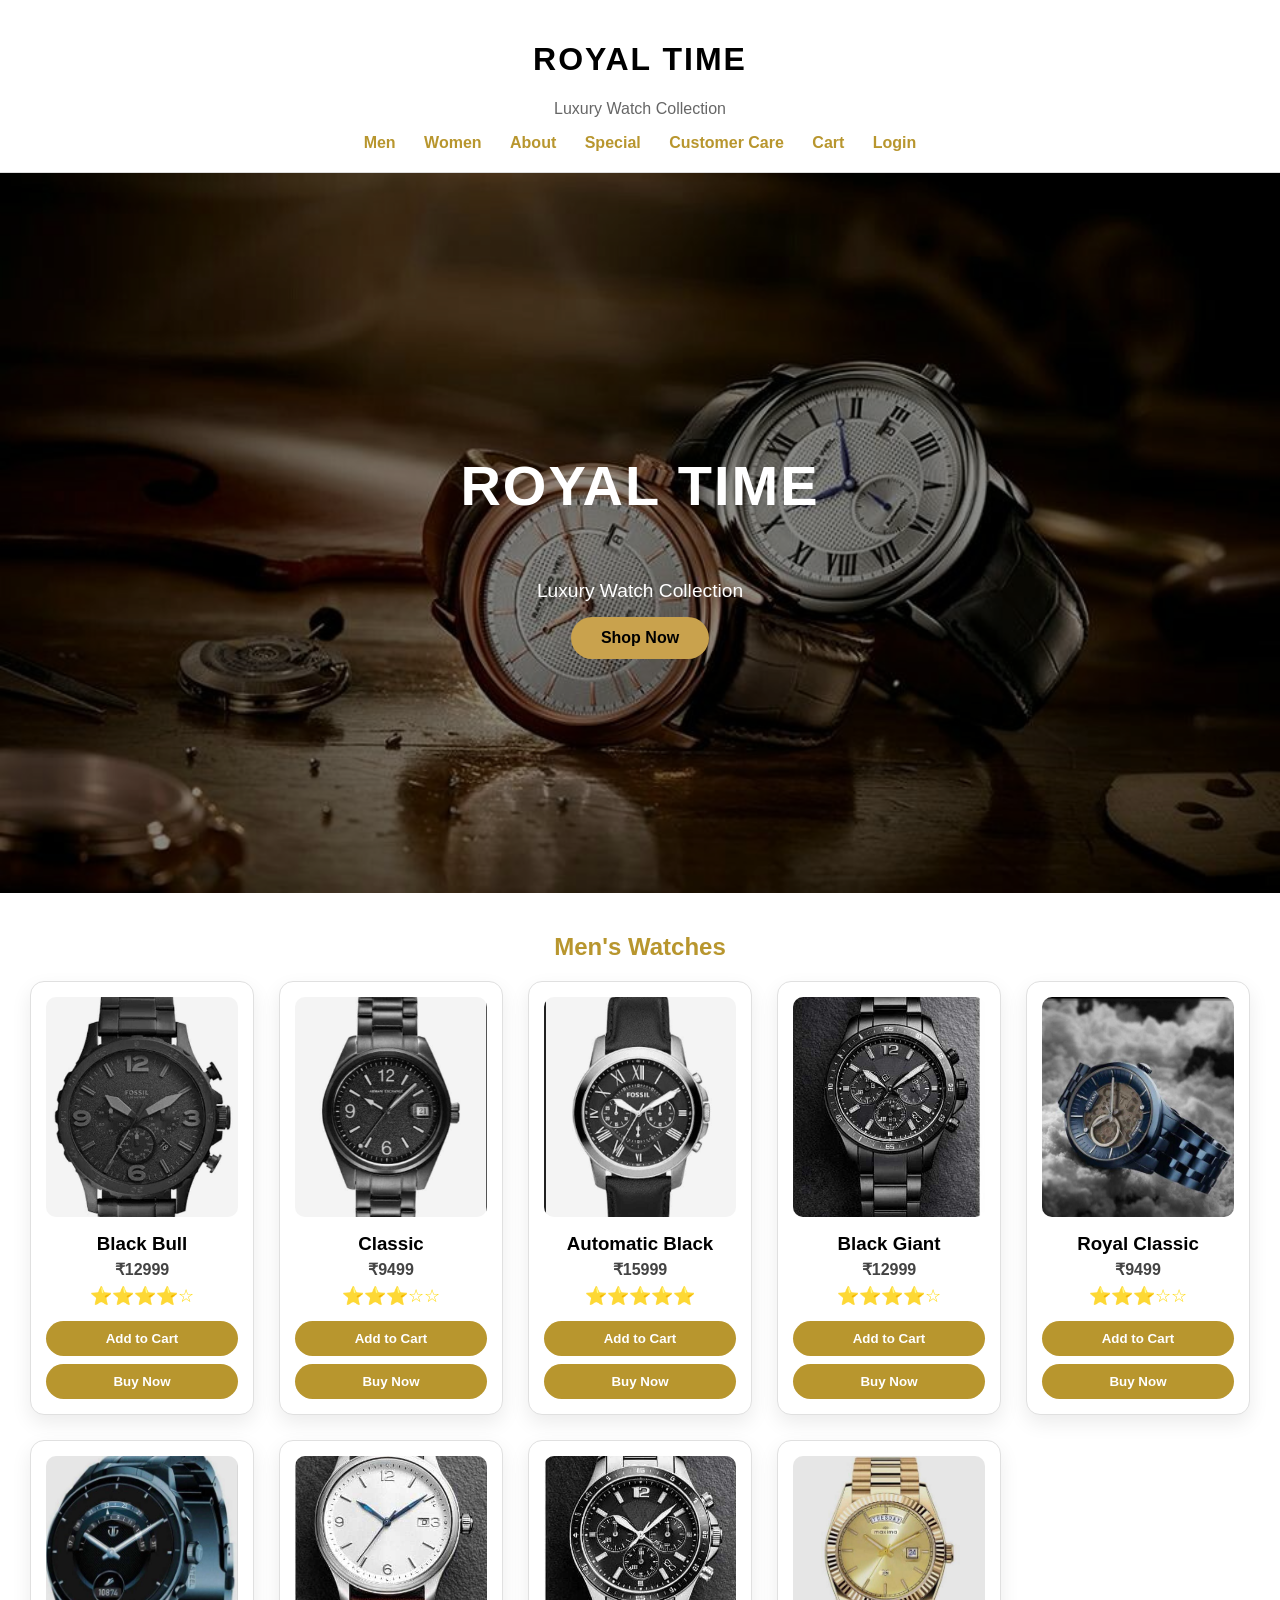
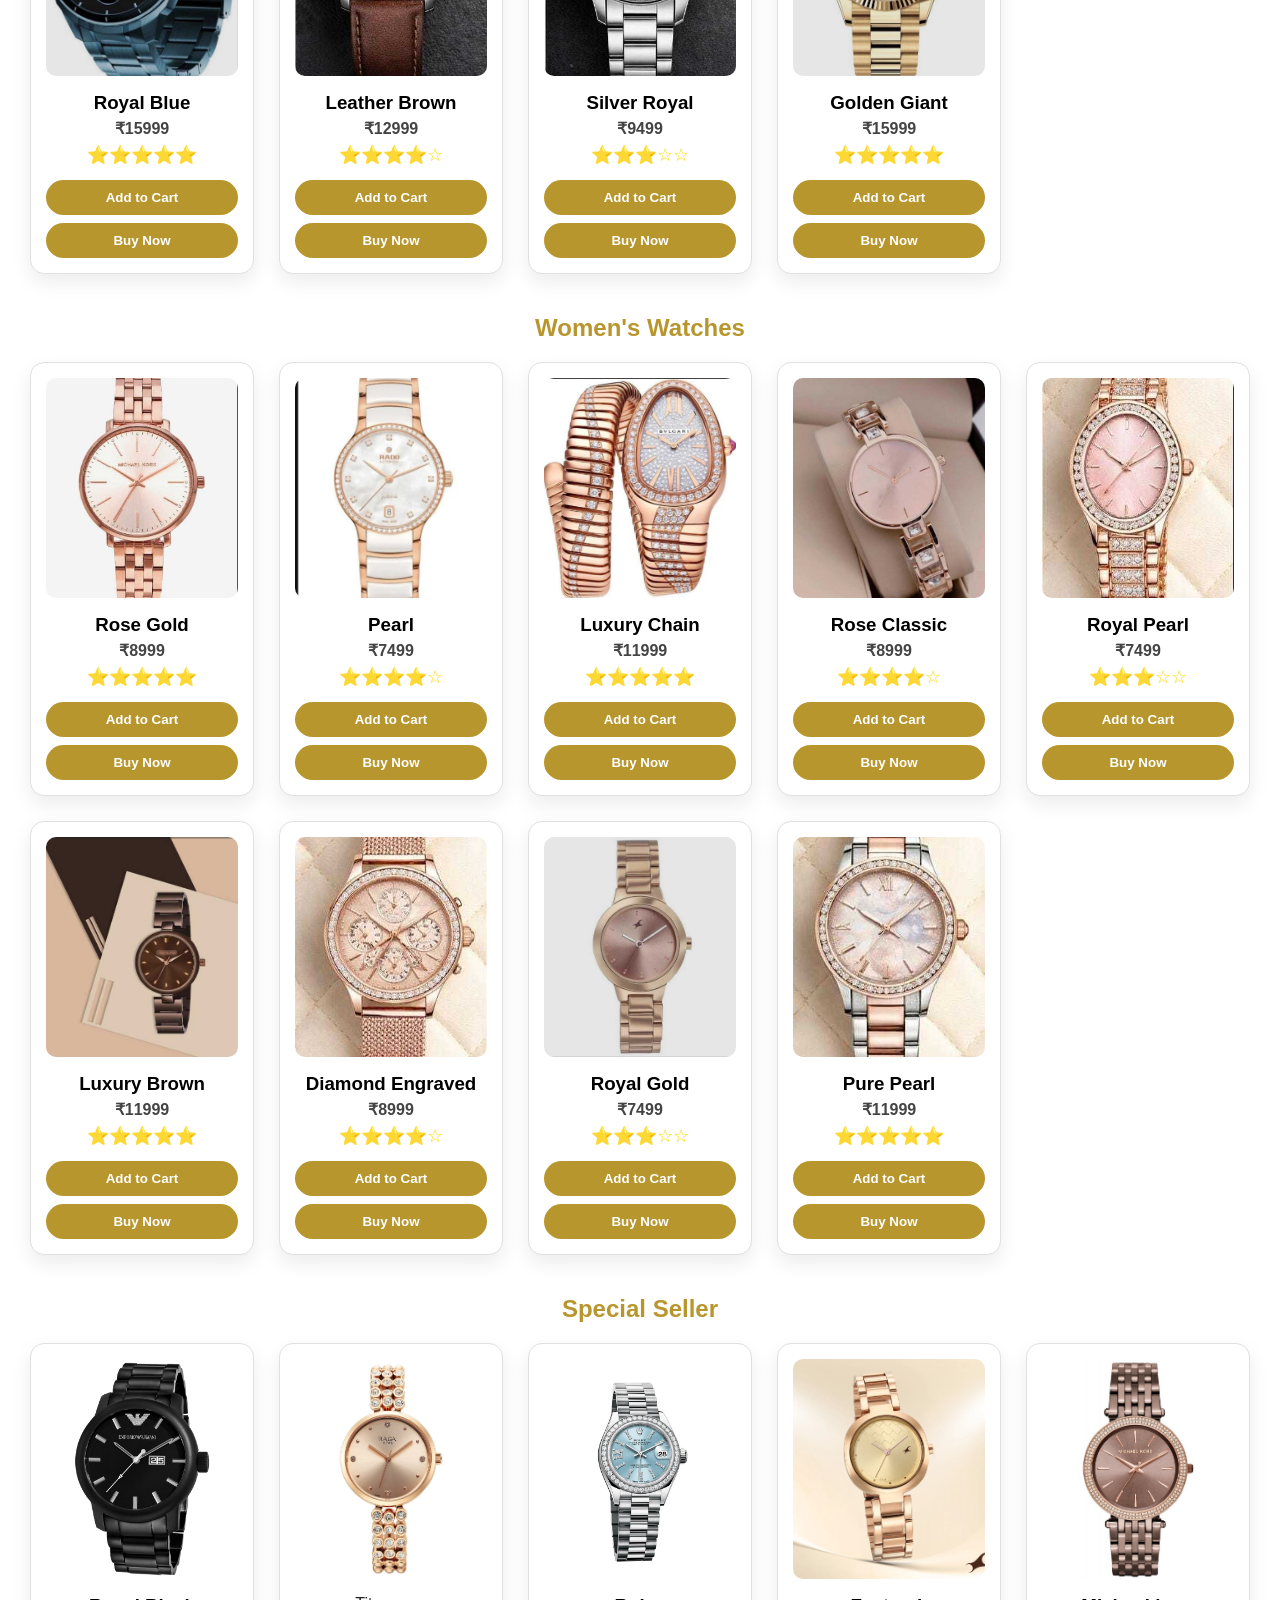
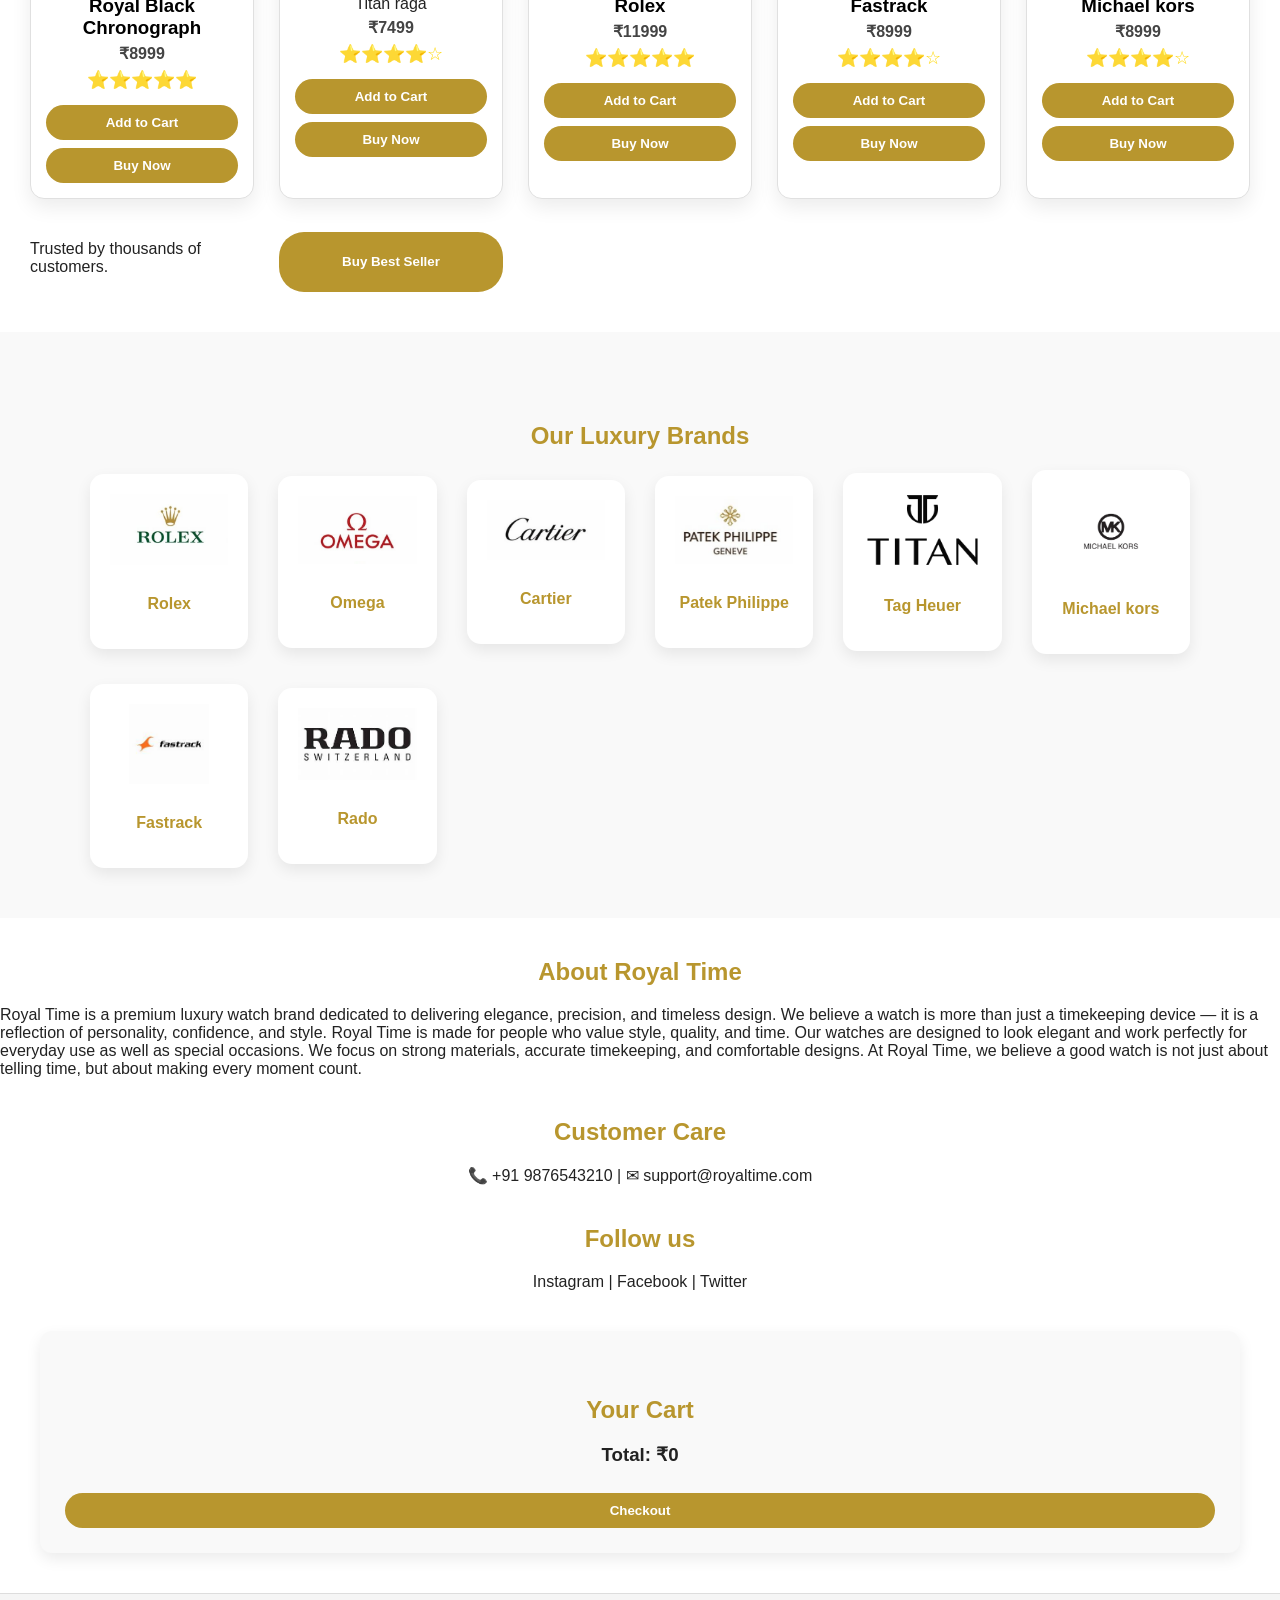
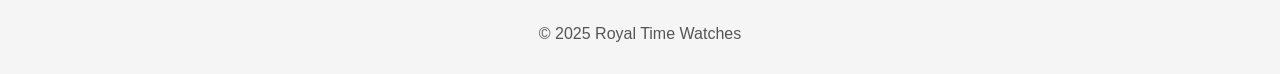
<file: index.html>
<!DOCTYPE html>
<html lang="en">
<head>
<meta charset="UTF-8">
<title>Royal Time Watches</title>
<link rel="stylesheet" href="style.css">
</head>
<body>

<header>
  <h1>ROYAL TIME</h1>
  <p>Luxury Watch Collection</p>
  <nav>
    <a href="#men">Men</a>
    <a href="#women">Women</a>
    <a href="#about">About</a>
    <a href="#special">Special</a>
    <a href="#care">Customer Care</a>
    <a href="#cart">Cart</a>
    <a href="login.html">Login</a>
  </nav>
</header>

<!-- HERO SLIDER -->
<section class="hero-slider">
  <div class="slide active" style="background-image: url('./images/hero1.jpg.jpg');"></div>
  <div class="slide" style="background-image: url('./images/hero11.jpg.jpg');"></div>
  <div class="slide" style="background-image: url('./images/hero3.jpg.jpg');"></div>
  <div class="slide" style="background-image: url('./images/hero4.jpg.jpg');"></div>
  <div class="slide" style="background-image: url('./images/hero5.jpg.jpg');"></div>
  <div class="hero-overlay"></div>

  <div class="hero-content">
    <h1>ROYAL TIME</h1>
    <p>Luxury Watch Collection</p>
    <a href="#men" class="hero-btn">Shop Now</a>
  </div>
</section>

<!-- MEN -->
<section id="men">
<h2>Men's Watches</h2>
<div class="products">

<div class="card"><img src="images/men1.jpg"><h3>Black Bull</h3><p>₹12999</p><div class="rating">⭐⭐⭐⭐☆</div><button onclick="addToCart('Black Bull',12999)">Add to Cart</button><button onclick="buyNow('Black Bull',12999)">Buy Now</button></div>
<div class="card"><img src="images/men2.jpg"><h3>Classic</h3><p>₹9499</p><div class="rating">⭐⭐⭐☆☆</div><button onclick="addToCart('Classic',9499)">Add to Cart</button><button onclick="buyNow('Classic',9499)">Buy Now</button></div>
<div class="card"><img src="images/men3.jpg"><h3>Automatic Black</h3><p>₹15999</p><div class="rating">⭐⭐⭐⭐⭐</div><button onclick="addToCart('Automatic Black',15999)">Add to Cart</button><button onclick="buyNow('Automatic Black',15999)">Buy Now</button></div>
<div class="card"><img src="images/men4.jpg"><h3>Black Giant</h3><p>₹12999</p><div class="rating">⭐⭐⭐⭐☆</div><button onclick="addToCart('Black Giant',12999)">Add to Cart</button><button onclick="buyNow('Black Giant',12999)">Buy Now</button></div>
<div class="card"><img src="images/men5.jpg"><h3>Royal Classic</h3><p>₹9499</p><div class="rating">⭐⭐⭐☆☆</div><button onclick="addToCart('Royal Classic',9499)">Add to Cart</button><button onclick="buyNow('Royal Classic',9499)">Buy Now</button></div>
<div class="card"><img src="images/men6.jpg"><h3>Royal Blue</h3><p>₹15999</p><div class="rating">⭐⭐⭐⭐⭐</div><button onclick="addToCart('Royal Blue',15999)">Add to Cart</button><button onclick="buyNow('Royal Blue',15999)">Buy Now</button></div>
<div class="card"><img src="images/men7.jpg"><h3>Leather Brown</h3><p>₹12999</p><div class="rating">⭐⭐⭐⭐☆</div><button onclick="addToCart('Leather Brown',12999)">Add to Cart</button><button onclick="buyNow('Leather Brown',12999)">Buy Now</button></div>
<div class="card"><img src="images/men8.jpg"><h3>Silver Royal</h3><p>₹9499</p><div class="rating">⭐⭐⭐☆☆</div><button onclick="addToCart('Silver Royal',9499)">Add to Cart</button><button onclick="buyNow('Silver Royal',9499)">Buy Now</button></div>
<div class="card"><img src="images/men9.jpg"><h3>Golden Giant</h3><p>₹15999</p><div class="rating">⭐⭐⭐⭐⭐</div><button onclick="addToCart('Golden Giant',15999)">Add to Cart</button><button onclick="buyNow('Golden Giant',15999)">Buy Now</button></div>

</div>
</section>

<!-- WOMEN -->
<section id="women">
<h2>Women's Watches</h2>
<div class="products">

<div class="card"><img src="images/women1.jpg"><h3>Rose Gold</h3><p>₹8999</p><div class="rating">⭐⭐⭐⭐⭐</div><button onclick="addToCart('Rose Gold',8999)">Add to Cart</button><button onclick="buyNow('Rose Gold',8999)">Buy Now</button></div>
<div class="card"><img src="images/women2.jpg"><h3>Pearl</h3><p>₹7499</p><div class="rating">⭐⭐⭐⭐☆</div><button onclick="addToCart('Pearl',7499)">Add to Cart</button><button onclick="buyNow('Pearl',7499)">Buy Now</button></div>
<div class="card"><img src="images/women3.jpg"><h3>Luxury Chain</h3><p>₹11999</p><div class="rating">⭐⭐⭐⭐⭐</div><button onclick="addToCart('Luxury Chain',11999)">Add to Cart</button><button onclick="buyNow('Luxury Chain',11999)">Buy Now</button></div>
<div class="card"><img src="images/women4.jpg"><h3>Rose Classic</h3><p>₹8999</p><div class="rating">⭐⭐⭐⭐☆</div><button onclick="addToCart('Rose Classic',8999)">Add to Cart</button><button onclick="buyNow('Rose Classic',8999)">Buy Now</button></div>
<div class="card"><img src="images/women5.jpg"><h3>Royal Pearl</h3><p>₹7499</p><div class="rating">⭐⭐⭐☆☆</div><button onclick="addToCart('Royal Pearl',7499)">Add to Cart</button><button onclick="buyNow('Royal Pearl',7499)">Buy Now</button></div>
<div class="card"><img src="images/women6.jpg"><h3>Luxury Brown</h3><p>₹11999</p><div class="rating">⭐⭐⭐⭐⭐</div><button onclick="addToCart('Luxury Brown',11999)">Add to Cart</button><button onclick="buyNow('Luxury Brown',11999)">Buy Now</button></div>
<div class="card"><img src="images/women7.jpg"><h3>Diamond Engraved</h3><p>₹8999</p><div class="rating">⭐⭐⭐⭐☆</div><button onclick="addToCart('Diamond Engraved',8999)">Add to Cart</button><button onclick="buyNow('Diamond Engraved',8999)">Buy Now</button></div>
<div class="card"><img src="images/women8.jpg"><h3>Royal Gold</h3><p>₹7499</p><div class="rating">⭐⭐⭐☆☆</div><button onclick="addToCart('Royal Gold',7499)">Add to Cart</button><button onclick="buyNow('Royal Gold',7499)">Buy Now</button></div>
<div class="card"><img src="images/women9.jpg"><h3>Pure Pearl</h3><p>₹11999</p><div class="rating">⭐⭐⭐⭐⭐</div><button onclick="addToCart('Pure Pearl',11999)">Add to Cart</button><button onclick="buyNow('Pure Pearl',11999)">Buy Now</button></div>

</div>
</section>

<!-- SPECIAL -->
<section id="special">
  <h2>Special Seller</h2>
  <div class="special-box">
<div class="card"><img src="images/ss1.jpg"><h3>Royal Black Chronograph</h3><p>₹8999</p><div class="rating">⭐⭐⭐⭐⭐</div><button onclick="addToCart('Royal Black Chronograph',8999)">Add to Cart</button><button onclick="buyNow('Royal Black Chronograph',8999)">Buy Now</button></div>
<div class="card"><img src="images/ss2.jpg"><h3></h3>Titan raga<p>₹7499</p><div class="rating">⭐⭐⭐⭐☆</div><button onclick="addToCart('Titan raga',7499)">Add to Cart</button><button onclick="buyNow('Titan raga',7499)">Buy Now</button></div>
<div class="card"><img src="images/ss3.jpg"><h3>Rolex</h3><p>₹11999</p><div class="rating">⭐⭐⭐⭐⭐</div><button onclick="addToCart('Rolex',11999)">Add to Cart</button><button onclick="buyNow('Rolex',11999)">Buy Now</button></div>
<div class="card"><img src="images/ss4.jpg"><h3>Fastrack</h3><p>₹8999</p><div class="rating">⭐⭐⭐⭐☆</div><button onclick="addToCart('Fastrack',8999)">Add to Cart</button><button onclick="buyNow('Fastrack',8999)">Buy Now</button></div>
<div class="card"><img src="images/ss5.jpg"><h3>Michael kors</h3><p>₹8999</p><div class="rating">⭐⭐⭐⭐☆</div><button onclick="addToCart('Michael kors',8999)">Add to Cart</button><button onclick="buyNow('Michael kors',8999)">Buy Now</button></div>
    <p>Trusted by thousands of customers.</p>
    <button onclick="buyNow('Royal Black Chronograph', 15999)">Buy Best Seller</button>
  </div>
</section>

<!-- BRANDS SECTION -->
<section id="brands">
  <h2>Our Luxury Brands</h2>

  <div class="brands-container">
    <div class="brand-card">
      <img src="images/brand1.png" alt="Rolex">
      <p>Rolex</p>
    </div>

    <div class="brand-card">
      <img src="images/brand2.png" alt="Omega">
      <p>Omega</p>
    </div>

    <div class="brand-card">
      <img src="images/brand3.png" alt="Cartier">
      <p>Cartier</p>
    </div>

    <div class="brand-card">
      <img src="images/brand4.png" alt="Patek Philippe">
      <p>Patek Philippe</p>
    </div>

    
    <div class="brand-card">
      <img src="images/brand6.png" alt="Titan">
      <p>Tag Heuer</p>
    </div>

    <div class="brand-card">
      <img src="images/brand7.png" alt="Michael kors">
      <p>Michael kors</p>
    </div>

    <div class="brand-card">
      <img src="images/brand8.png" alt="Fastrack">
      <p>Fastrack</p>
    </div>

    <div class="brand-card">
      <img src="images/brand9.png" alt="Rado">
      <p>Rado</p>
    </div>

    
  </div>
</section>

</div>
</section>

<!-- ABOUT -->
<section id="about">
  <h2>About Royal Time</h2>
  <p>
    Royal Time is a premium luxury watch brand dedicated to delivering elegance,
    precision, and timeless design. We believe a watch is more than just a
    timekeeping device — it is a reflection of personality, confidence, and style.
    Royal Time is made for people who value style, quality, and time.
     Our watches are designed to look elegant and work perfectly for everyday use as well as special occasions.
      We focus on strong materials, accurate timekeeping, and comfortable designs. At Royal Time, we believe a good watch is not just about telling time,
       but about making every moment count.
  </p>
</section>



<!-- CARE -->
<section id="care">
<h2>Customer Care</h2>
<p class="center">📞 +91 9876543210 | ✉ support@royaltime.com</p>
</section>

<!--follow us-->
<section id="follow us">
<h2>Follow us</h2>
<p class="center">Instagram | Facebook | Twitter</p>
</section>

<!-- CART -->
<section id="cart">
<h2>Your Cart</h2>
<ul id="cartItems"></ul>
<h3>Total: ₹<span id="total">0</span></h3>
<button onclick="openForm()">Checkout</button>
</section>

<!-- CHECKOUT MODAL -->
<div id="orderForm" class="form-popup">
  <div class="form-container">
    <h2>Checkout</h2>
    <input id="fullName" placeholder="Full Name" required>
    <input id="mobile" placeholder="Mobile Number" required>
    <textarea id="address" placeholder="Address" rows="3"></textarea>
    <button type="button" onclick="placeOrder()">Pay & Place Order</button>
    <button type="button" class="btn cancel" onclick="closeForm()">Cancel</button>
  </div>
</div>

<footer>
<p>© 2025 Royal Time Watches</p>
</footer>

<!-- HERO SLIDER SCRIPT -->
<script>
let slides = document.querySelectorAll(".slide");
let index = 0;
setInterval(() => {
  slides[index].classList.remove("active");
  index = (index + 1) % slides.length;
  slides[index].classList.add("active");
}, 4000);
</script>

<!-- CUSTOM SCRIPT -->
<script src="script.js"></script>
</body>
</html>
</file>
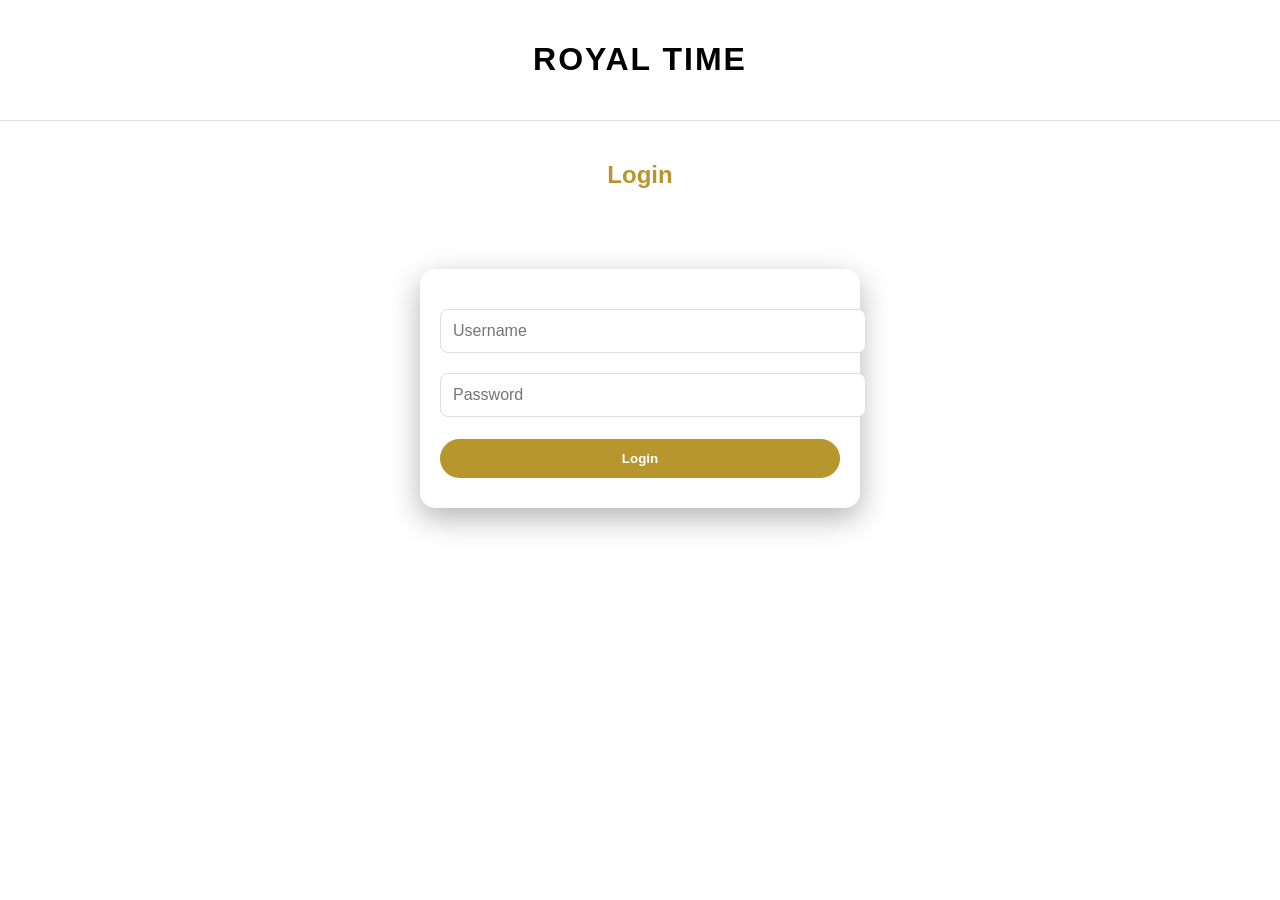
<file: login.html>
<!DOCTYPE html>
<html>
<head>
  <title>Login</title>
  <link rel="stylesheet" href="style.css">
</head>
<body>

<header>
<h1>ROYAL TIME</h1>
</header>

<section>
<h2>Login</h2>
<div class="form-container">
<input id="username" placeholder="Username" required>
<input id="password" type="password" placeholder="Password" required>
<button onclick="login()">Login</button>
</div>
</section>

<script src="script.js"></script>
</body>
</html>
</file>
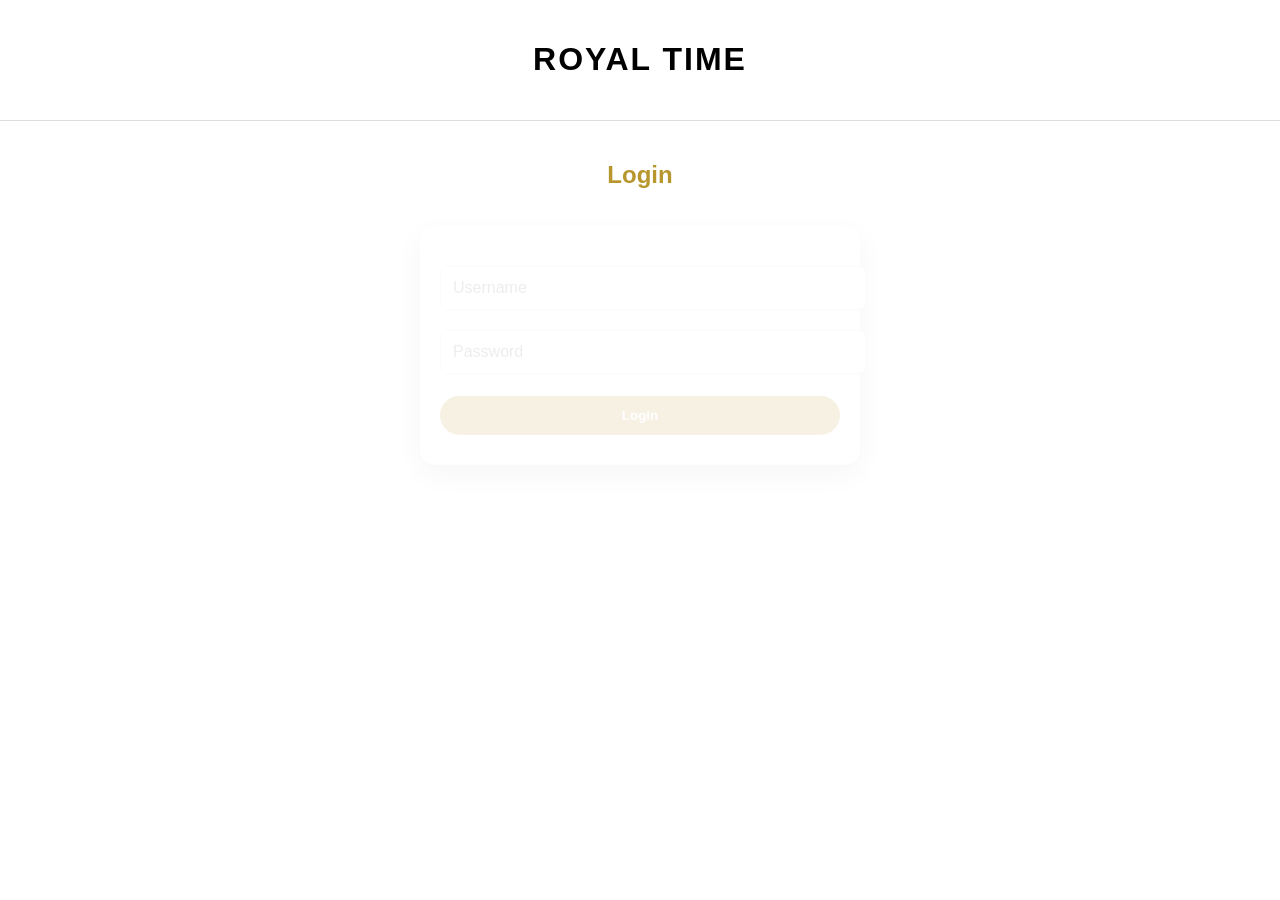
<file: orders.html>
<!DOCTYPE html>
<html>
<head>
  <title>My Orders</title>
  <link rel="stylesheet" href="style.css">
</head>
<body onload="loadOrders()">

<header>
<h1>ROYAL TIME</h1>
<nav>
  <a href="index.html">Home</a>
  <a href="#" onclick="logout()">Logout</a>
</nav>
</header>

<section>
<h2>My Orders</h2>
<div id="ordersList"></div>
</section>

<script src="script.js"></script>
</body>
</html>
</file>
<file: style.css>
body {
  margin: 0;
  font-family: Arial, sans-serif;
  background: #ffffff;
  color: #222;
}

/* ---------- HEADER ---------- */
header {
  background: #ffffff;
  padding: 20px;
  text-align: center;
  border-bottom: 1px solid #ddd;
}

header h1 {
  color: #000;
  letter-spacing: 2px;
}

header p {
  color: #666;
}

nav a {
  color: #b8962e;
  margin: 0 12px;
  text-decoration: none;
  font-weight: bold;
}

/* ---------- HEADINGS ---------- */
h2 {
  text-align: center;
  margin: 40px 0 20px;
  color: #b8962e;
}

/* ---------- HERO BUTTON ---------- */
.hero-btn {
  background: #b8962e;
  color: white;
  padding: 12px 30px;
  text-decoration: none;
  font-weight: bold;
  border-radius: 30px;
  transition: 0.3s;
}

.hero-btn:hover {
  background: #a07c1f;
}

/* ---------- PRODUCT GRID ---------- */
.products {
  display: grid;
  grid-template-columns: repeat(auto-fit, minmax(220px, 1fr));
  gap: 25px;
  margin-bottom: 40px;
  padding: 0 30px;
}

.card {
  background: #ffffff;
  padding: 15px;
  border-radius: 14px;
  text-align: center;
  border: 1px solid #e0e0e0;
  box-shadow: 0 8px 20px rgba(0,0,0,0.08);
  transition: transform 0.3s;
}

.card:hover {
  transform: translateY(-6px);
}

.card img {
  width: 100%;
  height: 220px;
  object-fit: cover;
  border-radius: 10px;
}

.card h3 {
  margin: 12px 0 5px;
  color: #000;
}

.card p {
  font-weight: bold;
  margin: 5px 0;
  color: #444;
}

/* ---------- RATING ---------- */
.rating {
  margin: 6px 0;
  font-size: 18px;
  color: #ffd700;
}

/* ---------- BUTTONS ---------- */
button {
  background: #b8962e;
  color: white;
  border: none;
  padding: 10px;
  width: 100%;
  margin-top: 8px;
  font-weight: bold;
  cursor: pointer;
  border-radius: 25px;
}

button:hover {
  background: #a07c1f;
}

/* ---------- CART ---------- */
#cart {
  background: #f9f9f9;
  margin: 40px;
  padding: 25px;
  border-radius: 12px;
  text-align: center;
  box-shadow: 0 6px 15px rgba(0,0,0,0.08);
}

/* ---------- POPUP FORM / MODAL ---------- */
.form-popup {
  display: none; /* Hidden by default */
  position: fixed;
  top: 0;
  left: 0;
  width: 100%;
  height: 100%;
  background: rgba(0,0,0,0.6); /* Dark semi-transparent background */
  z-index: 1000;
  overflow-y: auto; /* Allow scrolling if screen is small */
}

.form-container {
  background: #fff;
  color: #222;
  margin: 80px auto;
  padding: 30px 20px;
  width: 90%;
  max-width: 400px;
  border-radius: 15px;
  box-shadow: 0 10px 30px rgba(0,0,0,0.3);
  position: relative;
  animation: slideDown 0.4s ease;
}

.form-container input,
.form-container textarea {
  width: 100%;
  margin: 10px 0;
  padding: 12px;
  border: 1px solid #ddd;
  border-radius: 8px;
  font-size: 16px;
}

.form-container button {
  margin-top: 12px;
  padding: 12px;
  width: 100%;
  border-radius: 25px;
  font-weight: bold;
  cursor: pointer;
}

.form-container button.btn.cancel {
  background: #e74c3c;
  color: white;
}

/* Popup Animation */
@keyframes slideDown {
  from {
    transform: translateY(-50px);
    opacity: 0;
  }
  to {
    transform: translateY(0);
    opacity: 1;
  }
}

/* ---------- CANCEL BUTTON ---------- */
.btn.cancel {
  background: red;
  color: white;
}

/* ---------- FOOTER ---------- */
footer {
  background: #f5f5f5;
  padding: 15px;
  text-align: center;
  color: #555;
  border-top: 1px solid #ddd;
}

/* ---------- CENTER TEXT ---------- */
.center {
  text-align: center;
  margin: 10px 0;
}

/* ---------- RESPONSIVE ---------- */
@media (max-width: 900px) {
  .products {
    grid-template-columns: repeat(2, 1fr);
  }
}

@media (max-width: 600px) {
  .products {
    grid-template-columns: 1fr;
  }
}

/* ===== HERO SLIDER ===== */
.hero-slider {
  position: relative;
  width: 100%;
  height: 80vh;
  overflow: hidden;
}

.slide {
  position: absolute;
  inset: 0;
  background-size: cover;
  background-position: center;
  opacity: 0;
  transition: opacity 1s ease-in-out;
}

.slide.active {
  opacity: 1;
}

.hero-overlay {
  position: absolute;
  inset: 0;
  background: rgba(0,0,0,0.45);
}

.hero-content {
  position: relative;
  z-index: 2;
  height: 100%;
  display: flex;
  flex-direction: column;
  justify-content: center;
  align-items: center;
  color: white;
  text-align: center;
}

.hero-content h1 {
  font-size: 3.5rem;
  letter-spacing: 2px;
}

.hero-content p {
  margin: 15px 0;
  font-size: 1.2rem;
}

.hero-content a {
  background: #c9a24d;
  color: black;
  padding: 12px 30px;
  border-radius: 30px;
  text-decoration: none;
  font-weight: bold;
}
/* ---------- BRANDS SECTION ---------- */
#brands {
  background: #f9f9f9;
  padding: 50px 20px;
}

.brands-container {
  display: grid;
  grid-template-columns: repeat(auto-fit, minmax(140px, 1fr));
  gap: 30px;
  max-width: 1100px;
  margin: auto;
  align-items: center;
}

.brand-card {
  background: white;
  border-radius: 14px;
  padding: 20px;
  text-align: center;
  box-shadow: 0 6px 15px rgba(0,0,0,0.08);
  transition: transform 0.3s;
}

.brand-card:hover {
  transform: translateY(-6px);
}

.brand-card img {
  width: 100%;
  max-height: 80px;
  object-fit: contain;
  margin-bottom: 10px;
}

.brand-card p {
  font-weight: bold;
  color: #b8962e;
}
.special-box {
  display: grid;
  grid-template-columns: repeat(auto-fit, minmax(220px, 1fr));
  gap: 25px;
  margin-bottom: 40px;
  padding: 0 30px;
}

.card {
  background: #ffffff;
  padding: 15px;
  border-radius: 14px;
  text-align: center;
  border: 1px solid #e0e0e0;
  box-shadow: 0 8px 20px rgba(0,0,0,0.08);
  transition: transform 0.3s;
}

.card:hover {
  transform: translateY(-6px);
}

.card img {
  width: 100%;
  height: 220px;
  object-fit: cover;
  border-radius: 10px;
}

.card h3 {
  margin: 12px 0 5px;
  color: #000;
}

.card p {
  font-weight: bold;
  margin: 5px 0;
  color: #444;
}
</file>
